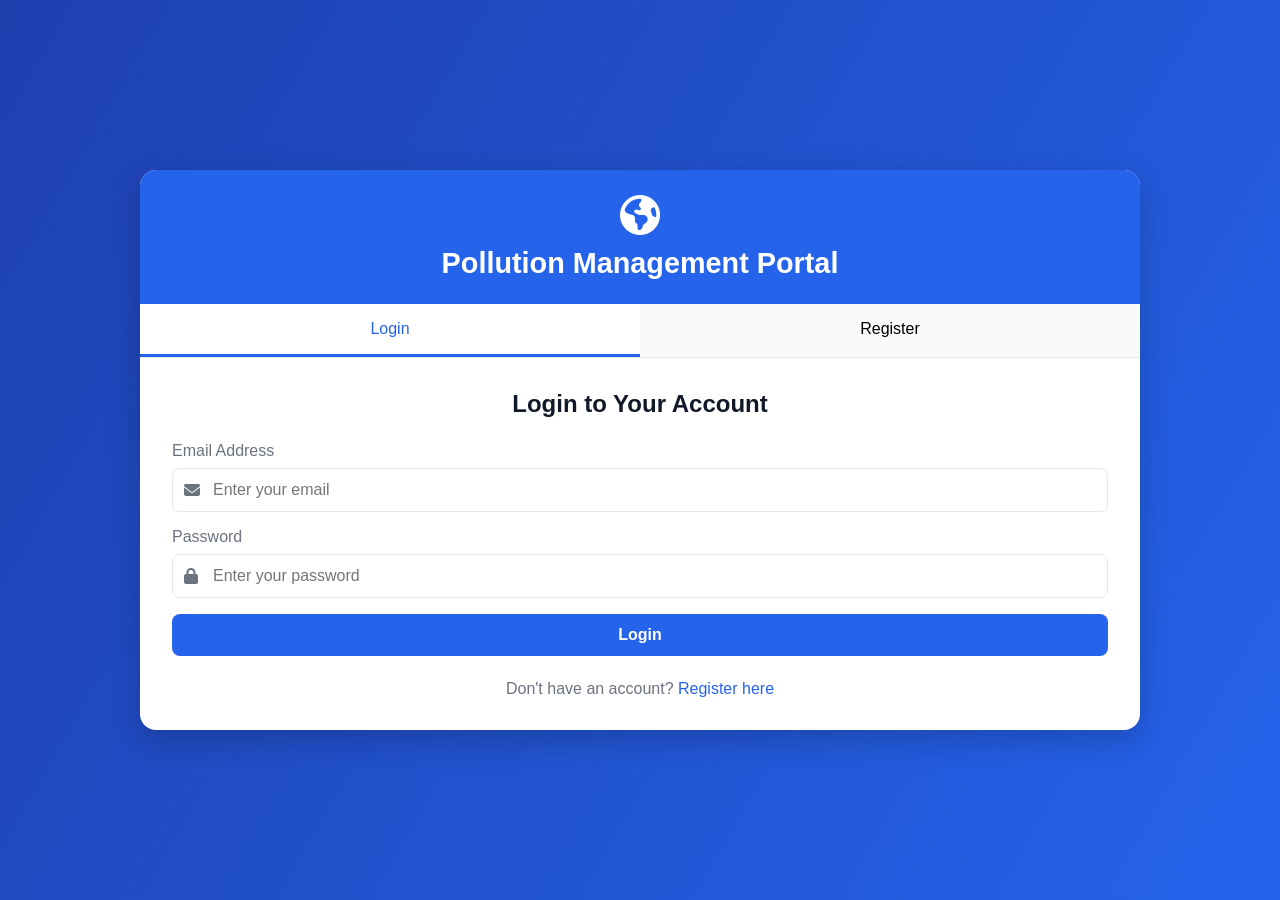
<file: templates/login.html>
<!DOCTYPE html>
<html lang="en">
<head>
  <meta charset="UTF-8">
  <meta name="viewport" content="width=device-width, initial-scale=1.0">
  <title>Pollution Management Portal</title>
  <link rel="stylesheet" href="https://cdnjs.cloudflare.com/ajax/libs/font-awesome/6.4.0/css/all.min.css">
  <style>
    * {
      margin: 0;
      padding: 0;
      box-sizing: border-box;
      font-family: 'Segoe UI', Tahoma, Geneva, Verdana, sans-serif;
    }
    
    :root {
      --primary: #2563eb;
      --primary-dark: #1e40af;
      --secondary: #10b981;
      --danger: #ef4444;
      --warning: #f59e0b;
      --light: #f8fafc;
      --dark: #111827;
      --gray: #6b7280;
      --light-gray: #e5e7eb;
    }
    
    body {
      background: linear-gradient(120deg, #1e40af, #2563eb);
      min-height: 100vh;
      display: flex;
      justify-content: center;
      align-items: center;
      padding: 20px;
      overflow-x: hidden;
    }
    
    .container {
      width: 100%;
      max-width: 1000px;
      background: white;
      border-radius: 16px;
      box-shadow: 0 10px 30px rgba(0, 0, 0, 0.2);
      overflow: hidden;
      display: flex;
      flex-direction: column;
    }
    
    header {
      background: var(--primary);
      color: white;
      padding: 1.5rem;
      text-align: center;
    }
    
    .logo {
      font-size: 2.5rem;
      margin-bottom: 0.5rem;
    }
    
    h1 {
      font-size: 1.8rem;
      font-weight: 600;
    }
    
    .tabs {
      display: flex;
      background: var(--light);
      border-bottom: 1px solid var(--light-gray);
    }
    
    .tab {
      flex: 1;
      padding: 1rem;
      text-align: center;
      cursor: pointer;
      font-weight: 500;
      transition: all 0.3s;
    }
    
    .tab.active {
      background: white;
      color: var(--primary);
      border-bottom: 3px solid var(--primary);
    }
    
    .tab-content {
      display: none;
      padding: 2rem;
    }
    
    .tab-content.active {
      display: block;
      animation: fadeIn 0.5s ease;
    }
    
    @keyframes fadeIn {
      from { opacity: 0; }
      to { opacity: 1; }
    }
    
    h2 {
      color: var(--dark);
      margin-bottom: 1.5rem;
      text-align: center;
      font-weight: 600;
    }
    
    .form-grid {
      display: grid;
      grid-template-columns: 1fr 1fr;
      gap: 1rem;
    }
    
    .form-group {
      margin-bottom: 1rem;
    }
    
    .form-group.full-width {
      grid-column: 1 / -1;
    }
    
    label {
      display: block;
      margin-bottom: 0.5rem;
      color: var(--gray);
      font-weight: 500;
    }
    
    .input-with-icon {
      position: relative;
    }
    
    .input-with-icon i {
      position: absolute;
      left: 12px;
      top: 50%;
      transform: translateY(-50%);
      color: var(--gray);
    }
    
    input, select, textarea {
      width: 100%;
      padding: 12px 12px 12px 40px;
      border: 1px solid var(--light-gray);
      border-radius: 8px;
      font-size: 1rem;
      transition: all 0.3s;
    }
    
    input:focus, select:focus, textarea:focus {
      outline: none;
      border-color: var(--primary);
      box-shadow: 0 0 0 3px rgba(37, 99, 235, 0.2);
    }
    
    textarea {
      min-height: 100px;
      resize: vertical;
    }
    
    .btn {
      padding: 12px 20px;
      background: var(--primary);
      color: white;
      border: none;
      border-radius: 8px;
      font-size: 1rem;
      font-weight: 600;
      cursor: pointer;
      transition: background 0.3s;
      display: block;
      width: 100%;
    }
    
    .btn:hover {
      background: var(--primary-dark);
    }
    
    .btn-secondary {
      background: var(--secondary);
    }
    
    .btn-secondary:hover {
      background: #0d9669;
    }
    
    .form-footer {
      margin-top: 1.5rem;
      text-align: center;
      color: var(--gray);
    }
    
    .form-footer a {
      color: var(--primary);
      text-decoration: none;
      font-weight: 500;
    }
    
    .form-footer a:hover {
      text-decoration: underline;
    }
    
    .user-type {
      display: flex;
      gap: 1rem;
      margin-bottom: 1.5rem;
    }
    
    .user-option {
      flex: 1;
      text-align: center;
      padding: 1rem;
      border: 2px solid var(--light-gray);
      border-radius: 8px;
      cursor: pointer;
      transition: all 0.3s;
    }
    
    .user-option.selected {
      border-color: var(--primary);
      background: rgba(37, 99, 235, 0.1);
    }
    
    .user-option i {
      font-size: 2rem;
      margin-bottom: 0.5rem;
      color: var(--gray);
    }
    
    .user-option.selected i {
      color: var(--primary);
    }
    
    .industry-details, .authority-details {
      display: none;
    }
    
    .visible {
      display: block;
      animation: fadeIn 0.5s ease;
    }
    
    .success-message {
      background: #d1fae5;
      color: #065f46;
      padding: 1rem;
      border-radius: 8px;
      margin-bottom: 1rem;
      text-align: center;
      display: none;
    }
    
    .password-requirements {
      font-size: 0.8rem;
      color: var(--gray);
      margin-top: 0.5rem;
    }
    
    @media (max-width: 768px) {
      .form-grid {
        grid-template-columns: 1fr;
      }
      
      .user-type {
        flex-direction: column;
      }
    }
  </style>
</head>
<body>
  <div class="container">
    <header>
      <div class="logo">
        <i class="fas fa-earth-americas"></i>
      </div>
      <h1>Pollution Management Portal</h1>
    </header>
    
    <div class="tabs">
      <div class="tab active" data-tab="login">Login</div>
      <div class="tab" data-tab="signup">Register</div>
    </div>
    
    <!-- Login Tab -->
    <div class="tab-content active" id="login-tab">
      <h2>Login to Your Account</h2>
      
      <div class="success-message" id="login-success">
        <i class="fas fa-check-circle"></i> Registration successful! Please login with your credentials.
      </div>
      
      <form id="loginForm">
        <div class="form-group">
          <label for="login-email">Email Address</label>
          <div class="input-with-icon">
            <i class="fas fa-envelope"></i>
            <input type="email" id="login-email" placeholder="Enter your email" required>
          </div>
        </div>
        
        <div class="form-group">
          <label for="login-password">Password</label>
          <div class="input-with-icon">
            <i class="fas fa-lock"></i>
            <input type="password" id="login-password" placeholder="Enter your password" required>
          </div>
        </div>
        
        <div class="form-group">
          <button type="submit" class="btn">Login</button>
        </div>
        
        <div class="form-footer">
          Don't have an account? <a href="#" id="goto-signup">Register here</a>
        </div>
      </form>
    </div>
    
    <!-- Signup Tab -->
    <div class="tab-content" id="signup-tab">
      <h2>Create a New Account</h2>
      
      <div class="success-message" id="signup-success">
        <i class="fas fa-check-circle"></i> Registration successful! Your account has been created.
      </div>
      
      <form id="signupForm">
        <div class="form-group">
          <label>I am a:</label>
          <div class="user-type">
            <div class="user-option selected" data-type="industry">
              <i class="fas fa-industry"></i>
              <div>Industry Representative</div>
            </div>
            <div class="user-option" data-type="authority">
              <i class="fas fa-building"></i>
              <div>Administrative Authority</div>
            </div>
          </div>
        </div>
        
        <div class="form-grid">
          <div class="form-group">
            <label for="name">Full Name</label>
            <div class="input-with-icon">
              <i class="fas fa-user"></i>
              <input type="text" id="name" placeholder="Your full name" required>
            </div>
          </div>
          
          <div class="form-group">
            <label for="email">Email Address</label>
            <div class="input-with-icon">
              <i class="fas fa-envelope"></i>
              <input type="email" id="email" placeholder="Your email address" required>
            </div>
          </div>
          
          <div class="form-group">
            <label for="phone">Phone Number</label>
            <div class="input-with-icon">
              <i class="fas fa-phone"></i>
              <input type="tel" id="phone" placeholder="Your phone number" required>
            </div>
          </div>
          
          <div class="form-group">
            <label for="password">Password</label>
            <div class="input-with-icon">
              <i class="fas fa-lock"></i>
              <input type="password" id="password" placeholder="Create a password" required>
            </div>
            <div class="password-requirements">
              Must be at least 8 characters with uppercase, lowercase, and number
            </div>
          </div>
          
          <div class="form-group">
            <label for="confirm-password">Confirm Password</label>
            <div class="input-with-icon">
              <i class="fas fa-lock"></i>
              <input type="password" id="confirm-password" placeholder="Confirm your password" required>
            </div>
          </div>
        </div>
        
        <!-- Industry Specific Fields -->
        <div class="industry-details visible">
          <div class="form-grid">
            <div class="form-group">
              <label for="industry-name">Industry Name</label>
              <div class="input-with-icon">
                <i class="fas fa-industry"></i>
                <input type="text" id="industry-name" placeholder="Your industry name">
              </div>
            </div>
            
            <div class="form-group">
              <label for="industry-type">Industry Type</label>
              <div class="input-with-icon">
                <i class="fas fa-cog"></i>
                <select id="industry-type">
                  <option value="">Select industry type</option>
                  <option value="manufacturing">Manufacturing</option>
                  <option value="chemical">Chemical</option>
                  <option value="textile">Textile</option>
                  <option value="mining">Mining</option>
                  <option value="power">Power Generation</option>
                  <option value="other">Other</option>
                </select>
              </div>
            </div>
            
            <div class="form-group full-width">
              <label for="industry-address">Industry Address</label>
              <div class="input-with-icon">
                <i class="fas fa-map-marker-alt"></i>
                <textarea id="industry-address" placeholder="Full address of your industry"></textarea>
              </div>
            </div>
            
            <div class="form-group">
              <label for="employees">Number of Employees</label>
              <div class="input-with-icon">
                <i class="fas fa-users"></i>
                <input type="number" id="employees" placeholder="Approximate number">
              </div>
            </div>
            
            <div class="form-group">
              <label for="pollutants">Main Pollutants</label>
              <div class="input-with-icon">
                <i class="fas fa-smog"></i>
                <select id="pollutants" multiple>
                  <option value="pm2.5">PM2.5</option>
                  <option value="pm10">PM10</option>
                  <option value="co2">CO2</option>
                  <option value="so2">SO2</option>
                  <option value="nox">NOx</option>
                </select>
              </div>
            </div>
          </div>
        </div>
        
        <!-- Authority Specific Fields -->
        <div class="authority-details">
          <div class="form-grid">
            <div class="form-group">
              <label for="authority-name">Authority Name</label>
              <div class="input-with-icon">
                <i class="fas fa-building"></i>
                <input type="text" id="authority-name" placeholder="Name of your authority">
              </div>
            </div>
            
            <div class="form-group">
              <label for="department">Department</label>
              <div class="input-with-icon">
                <i class="fas fa-sitemap"></i>
                <input type="text" id="department" placeholder="Your department">
              </div>
            </div>
            
            <div class="form-group">
              <label for="designation">Designation</label>
              <div class="input-with-icon">
                <i class="fas fa-id-badge"></i>
                <input type="text" id="designation" placeholder="Your designation">
              </div>
            </div>
            
            <div class="form-group">
              <label for="jurisdiction">Jurisdiction Area</label>
              <div class="input-with-icon">
                <i class="fas fa-map"></i>
                <input type="text" id="jurisdiction" placeholder="Area under your jurisdiction">
              </div>
            </div>
            
            <div class="form-group full-width">
              <label for="responsibilities">Key Responsibilities</label>
              <div class="input-with-icon">
                <i class="fas fa-tasks"></i>
                <textarea id="responsibilities" placeholder="Describe your main responsibilities"></textarea>
              </div>
            </div>
          </div>
        </div>
        
        <div class="form-group">
          <button type="submit" class="btn btn-secondary">Create Account</button>
        </div>
        
        <div class="form-footer">
          Already have an account? <a href="#" id="goto-login">Login here</a>
        </div>
      </form>
    </div>
  </div>

  <script>
    // DOM Elements
    const tabs = document.querySelectorAll('.tab');
    const tabContents = document.querySelectorAll('.tab-content');
    const userOptions = document.querySelectorAll('.user-option');
    const industryDetails = document.querySelector('.industry-details');
    const authorityDetails = document.querySelector('.authority-details');
    const gotoSignup = document.getElementById('goto-signup');
    const gotoLogin = document.getElementById('goto-login');
    const loginForm = document.getElementById('loginForm');
    const signupForm = document.getElementById('signupForm');
    const loginSuccess = document.getElementById('login-success');
    const signupSuccess = document.getElementById('signup-success');
    
    // Tab switching functionality
    tabs.forEach(tab => {
      tab.addEventListener('click', () => {
        const tabId = tab.getAttribute('data-tab');
        
        // Update active tab
        tabs.forEach(t => t.classList.remove('active'));
        tab.classList.add('active');
        
        // Show corresponding content
        tabContents.forEach(content => {
          content.classList.remove('active');
          if (content.id === `${tabId}-tab`) {
            content.classList.add('active');
          }
        });
      });
    });
    
    // User type selection
    userOptions.forEach(option => {
      option.addEventListener('click', () => {
        userOptions.forEach(o => o.classList.remove('selected'));
        option.classList.add('selected');
        
        const userType = option.getAttribute('data-type');
        
        if (userType === 'industry') {
          industryDetails.classList.add('visible');
          authorityDetails.classList.remove('visible');
        } else {
          industryDetails.classList.remove('visible');
          authorityDetails.classList.add('visible');
        }
      });
    });
    
    // Navigate between login and signup
    gotoSignup.addEventListener('click', (e) => {
      e.preventDefault();
      document.querySelector('[data-tab="signup"]').click();
    });
    
    gotoLogin.addEventListener('click', (e) => {
      e.preventDefault();
      document.querySelector('[data-tab="login"]').click();
    });
    
   // Form submission handlers
    loginForm.addEventListener('submit', (e) => {
    e.preventDefault();
    const email = document.getElementById('login-email').value;
    const password = document.getElementById('login-password').value;
    
    // Check if user exists in localStorage
    const users = JSON.parse(localStorage.getItem('pollutionUsers') || '[]');
    const user = users.find(u => u.email === email && u.password === password);
    
    if (user) {
        alert(`Login successful! Welcome back ${user.name}`);
        // REDIRECT TO YOUR DASHBOARD
        window.location.href = '/dashboard'; // Use forward slashes
    } else {
        alert('Invalid email or password. Please try again.');
    }
    });

    signupForm.addEventListener('submit', (e) => {
    e.preventDefault();
    
    // Get common form values
    const name = document.getElementById('name').value;
    const email = document.getElementById('email').value;
    const phone = document.getElementById('phone').value;
    const password = document.getElementById('password').value;
    const confirmPassword = document.getElementById('confirm-password').value;
    
    // Validate passwords match
    if (password !== confirmPassword) {
        alert('Passwords do not match. Please try again.');
        return;
    }
    
    // Validate password strength
    if (password.length < 8 || !/[A-Z]/.test(password) || 
        !/[a-z]/.test(password) || !/[0-9]/.test(password)) {
        alert('Password must be at least 8 characters with uppercase, lowercase, and number');
        return;
    }
    
    // Get user type
    const userType = document.querySelector('.user-option.selected').getAttribute('data-type');
    
    // Create user object
    const user = {
        name,
        email,
        phone,
        password,
        type: userType,
        registrationDate: new Date().toISOString()
    };
    
    // Add type-specific data
    if (userType === 'industry') {
        user.industryName = document.getElementById('industry-name').value;
        user.industryType = document.getElementById('industry-type').value;
        user.industryAddress = document.getElementById('industry-address').value;
        user.employees = document.getElementById('employees').value;
        
        // Get selected pollutants
        const pollutantSelect = document.getElementById('pollutants');
        user.pollutants = Array.from(pollutantSelect.selectedOptions).map(option => option.value);
    } else {
        user.authorityName = document.getElementById('authority-name').value;
        user.department = document.getElementById('department').value;
        user.designation = document.getElementById('designation').value;
        user.jurisdiction = document.getElementById('jurisdiction').value;
        user.responsibilities = document.getElementById('responsibilities').value;
    }
    
    // Save to localStorage
    const users = JSON.parse(localStorage.getItem('pollutionUsers') || '[]');
    
    // Check if email already exists
    if (users.some(u => u.email === email)) {
        alert('This email is already registered. Please use a different email.');
        return;
    }
    
    users.push(user);
    localStorage.setItem('pollutionUsers', JSON.stringify(users));
    
    // Show success message
    signupSuccess.style.display = 'block';
    
    // Reset form
    signupForm.reset();
    
    // Switch to login tab after a delay
    setTimeout(() => {
        signupSuccess.style.display = 'none';
        document.querySelector('[data-tab="login"]').click();
        document.getElementById('login-email').value = email;
        loginSuccess.style.display = 'block';
    }, 2000);
    });
    
    // Initialize the application
    function init() {
      // Check if we're coming from a redirect with success message
      const urlParams = new URLSearchParams(window.location.search);
      if (urlParams.get('registered') === 'true') {
        loginSuccess.style.display = 'block';
      }
    }
    
    // Run initialization
    init();
  </script>
</body>
</html>
</file>
